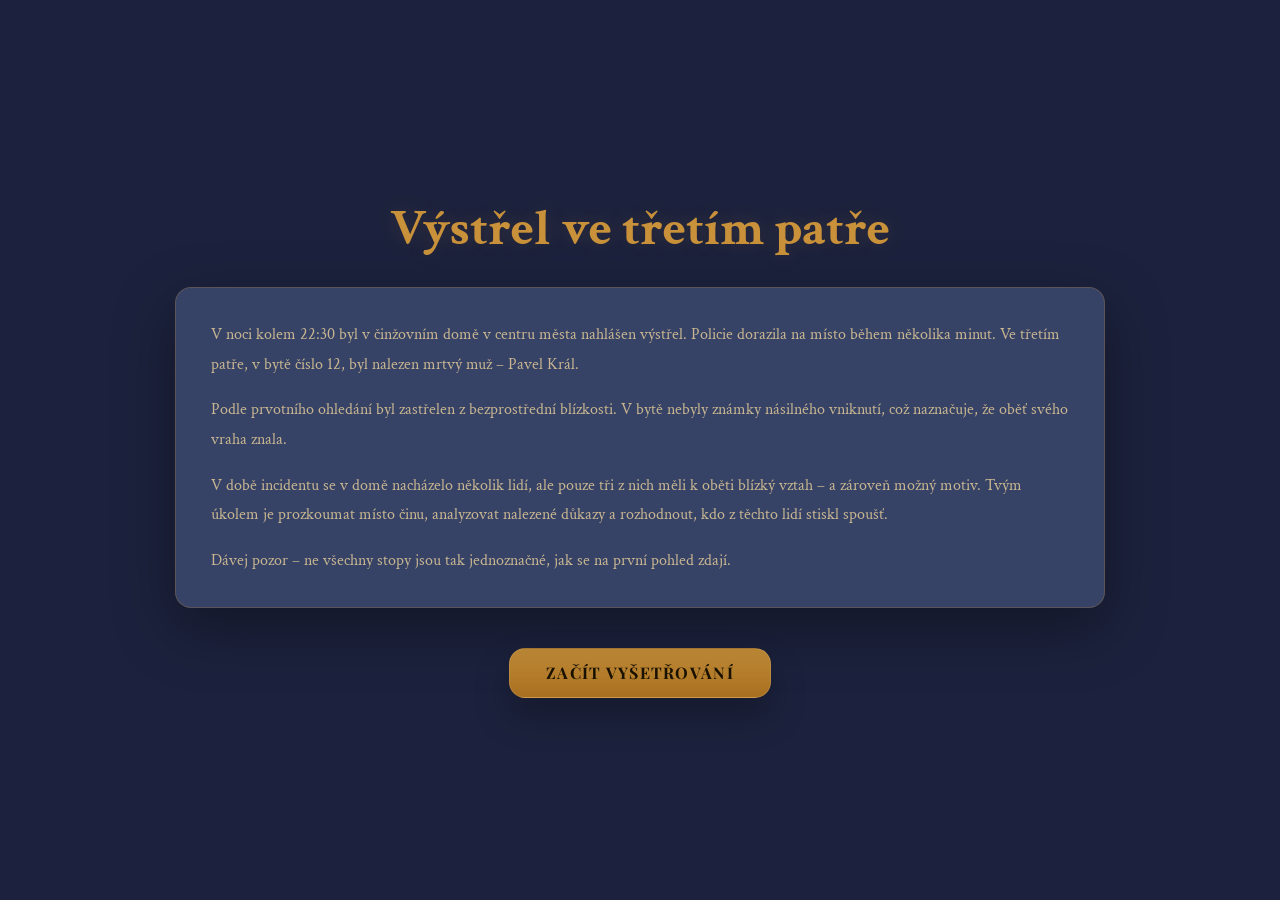
<file: index.html>
<!DOCTYPE html>
<html lang="cs">
<head>
  <meta charset="UTF-8" />
  <meta name="viewport" content="width=device-width, initial-scale=1.0" />
  <title>Výstřel ve třetím patře</title>
  <link href="https://fonts.googleapis.com/css2?family=Playfair+Display:ital,wght@0,400;0,700;1,400&family=Crimson+Text:ital,wght@0,400;0,600;1,400&display=swap" rel="stylesheet" />
  <link rel="stylesheet" href="style.css" />
</head>
<body class="page-intro">
  <main class="page">
    <h1>Výstřel ve třetím patře</h1>
    <section class="story-card">
      <p>V noci kolem 22:30 byl v činžovním domě v centru města nahlášen výstřel. Policie dorazila na místo během
        několika minut. Ve třetím patře, v bytě číslo 12, byl nalezen mrtvý muž – Pavel Král.</p>
      <p>Podle prvotního ohledání byl zastřelen z bezprostřední blízkosti. V bytě nebyly známky násilného vniknutí, což
        naznačuje, že oběť svého vraha znala.</p>
      <p>V době incidentu se v domě nacházelo několik lidí, ale pouze tři z nich měli k oběti blízký vztah – a zároveň
        možný motiv. Tvým úkolem je prozkoumat místo činu, analyzovat nalezené důkazy a rozhodnout, kdo z těchto lidí
        stiskl spoušť.</p>
      <p>Dávej pozor – ne všechny stopy jsou tak jednoznačné, jak se na první pohled zdají.</p>
    </section>
    <div class="button-wrap">
      <a class="start-button" href="crime-scene.html">Začít vyšetřování</a>
    </div>
  </main>
  <script src="script.js"></script>
</body>
</html>
</file>
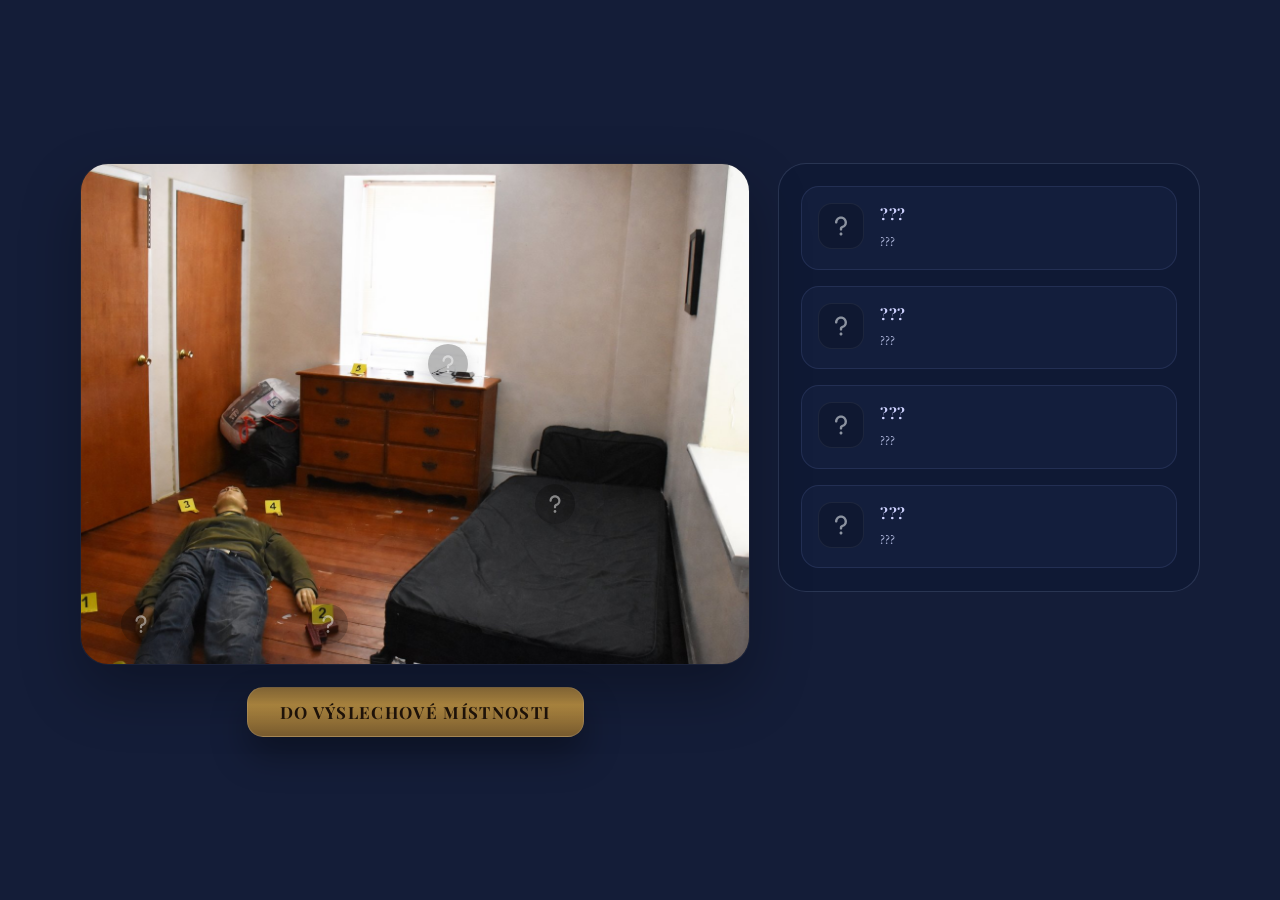
<file: crime-scene.html>
<!DOCTYPE html>
<html lang="cs">
<head>
  <meta charset="UTF-8" />
  <meta name="viewport" content="width=device-width, initial-scale=1.0" />
  <title>Místo činu</title>
  <link href="https://fonts.googleapis.com/css2?family=Playfair+Display:ital,wght@0,400;0,700;1,400&family=Crimson+Text:ital,wght@0,400;0,600;1,400&display=swap" rel="stylesheet" />
  <link rel="stylesheet" href="style.css" />
</head>
<body class="page-crime-scene">
  <main class="page">
    <section class="image-panel">
      <div class="crime-scene-wrap">
        <img src="images/crime-scene.png" alt="Místo činu" />
        <div class="scene-hotspots">
          <button class="scene-hotspot" data-target="key"    style="top: 88%; left: 6%;"  aria-label="Skrytý důkaz – klíč od bytu"></button>
          <button class="scene-hotspot" data-target="weapon" style="top: 88%; left: 34%;" aria-label="Skrytý důkaz – střelná zbraň"></button>
          <button class="scene-hotspot" data-target="mug"    style="top: 36%; left: 52%;" aria-label="Skrytý důkaz – hrnek s otisky"></button>
          <button class="scene-hotspot" data-target="letter" style="top: 64%; left: 68%;" aria-label="Skrytý důkaz – roztržený dopis"></button>
        </div>
      </div>
      <div class="action-row">
        <a class="btn-primary" href="interrogation.html">Do výslechové místnosti</a>
      </div>
    </section>

    <aside class="sidebar">
      <article class="evidence-card" data-item="weapon" data-title="Střelná zbraň"
        data-text="Samonabíjecí pistole ráže 9mm, je registrovaná na oběť.">
        <div class="card-icon" aria-hidden="true">
          <svg xmlns="http://www.w3.org/2000/svg" viewBox="0 0 640 640"><path d="M560 120C560 106.7 549.3 96 536 96C522.7 96 512 106.7 512 120L512 128L64 128C46.3 128 32 142.3 32 160L32 272C32 289.7 46.3 304 64 304L74 304C94.8 304 110.1 323.6 105 343.8L65 504.2C62.6 513.8 64.8 523.9 70.8 531.7C76.8 539.5 86.1 544 96 544L192 544C206.7 544 219.5 534 223 519.8L249 416L353.4 416C377.1 416 398.2 401.1 406.1 378.8L432.8 304L463.9 304C472.4 304 480.5 300.6 486.5 294.6L509.1 272L575.8 272C593.5 272 607.8 257.7 607.8 240L607.8 160C607.8 142.3 593.5 128 575.8 128L559.8 128L559.8 120zM353.4 368L260.9 368L276.9 304L381.9 304L360.9 362.7C359.8 365.9 356.7 368 353.4 368zM112 192L496 192C504.8 192 512 199.2 512 208C512 216.8 504.8 224 496 224L112 224C103.2 224 96 216.8 96 208C96 199.2 103.2 192 112 192z"/></svg>
        </div>
        <div class="card-body">
          <h3>???</h3>
          <p>???</p>
        </div>
      </article>

      <article class="evidence-card" data-item="letter" data-title="Roztržený dopis"
        data-text="Útržek dopisu, na kterém se píše: „jestli s tím nepřestaneš, zavolám policii".">
        <div class="card-icon" aria-hidden="true">
          <svg xmlns="http://www.w3.org/2000/svg" viewBox="0 0 640 640"><path d="M576 480C576 515.3 547.5 544 512.1 544L128 544C92.6 544 64 515.3 64 480L64 228C64.1 212.5 71.8 198 84.5 189.2L270 61.3C300.1 40.6 339.8 40.6 369.9 61.3L555.5 189.2C568.3 198 575.9 212.5 576 228L576 480zM128 496L512.1 496C520.9 496 528 488.9 528 480L528 288.3L373.2 405.7C341.8 429.6 298.3 429.6 266.8 405.7L112 288.3L112 480C112 488.9 119.2 496 128 496zM527.6 228.4L342.7 100.8C329 91.4 311 91.4 297.3 100.8L112.4 228.4L295.8 367.5C310.1 378.3 329.9 378.3 344.2 367.5L527.6 228.4z"/></svg>
        </div>
        <div class="card-body">
          <h3>???</h3>
          <p>???</p>
        </div>
      </article>

      <article class="evidence-card" data-item="key" data-title="Klíč od bytu"
        data-text="Mosazný klíč bez štítku, který nepasuje do zámku na dveřích bytu oběti.">
        <div class="card-icon" aria-hidden="true">
          <svg xmlns="http://www.w3.org/2000/svg" viewBox="0 0 640 640"><path d="M400 416C497.2 416 576 337.2 576 240C576 142.8 497.2 64 400 64C302.8 64 224 142.8 224 240C224 258.7 226.9 276.8 232.3 293.7L71 455C66.5 459.5 64 465.6 64 472L64 552C64 565.3 74.7 576 88 576L168 576C181.3 576 192 565.3 192 552L192 512L232 512C245.3 512 256 501.3 256 488L256 448L296 448C302.4 448 308.5 445.5 313 441L346.3 407.7C363.2 413.1 381.3 416 400 416zM440 160C462.1 160 480 177.9 480 200C480 222.1 462.1 240 440 240C417.9 240 400 222.1 400 200C400 177.9 417.9 160 440 160z"/></svg>
        </div>
        <div class="card-body">
          <h3>???</h3>
          <p>???</p>
        </div>
      </article>

      <article class="evidence-card" data-item="mug" data-title="Hrnek s otisky"
        data-text="Porcelánový šálek s trochou kávy. Na jeho okraji jsou viditelné otisky prstů.">
        <div class="card-icon" aria-hidden="true">
          <svg xmlns="http://www.w3.org/2000/svg" viewBox="0 0 640 640"><path d="M96 128C96 110.3 110.3 96 128 96L480 96C550.7 96 608 153.3 608 224C608 294.7 550.7 352 480 352C480 405 437 448 384 448L192 448C139 448 96 405 96 352L96 128zM544 224C544 188.7 515.3 160 480 160L480 288C515.3 288 544 259.3 544 224zM96 512L480 512C497.7 512 512 526.3 512 544C512 561.7 497.7 576 480 576L96 576C78.3 576 64 561.7 64 544C64 526.3 78.3 512 96 512z"/></svg>
        </div>
        <div class="card-body">
          <h3>???</h3>
          <p>???</p>
        </div>
      </article>
    </aside>
  </main>
  <script src="script.js"></script>
</body>
</html>
</file>
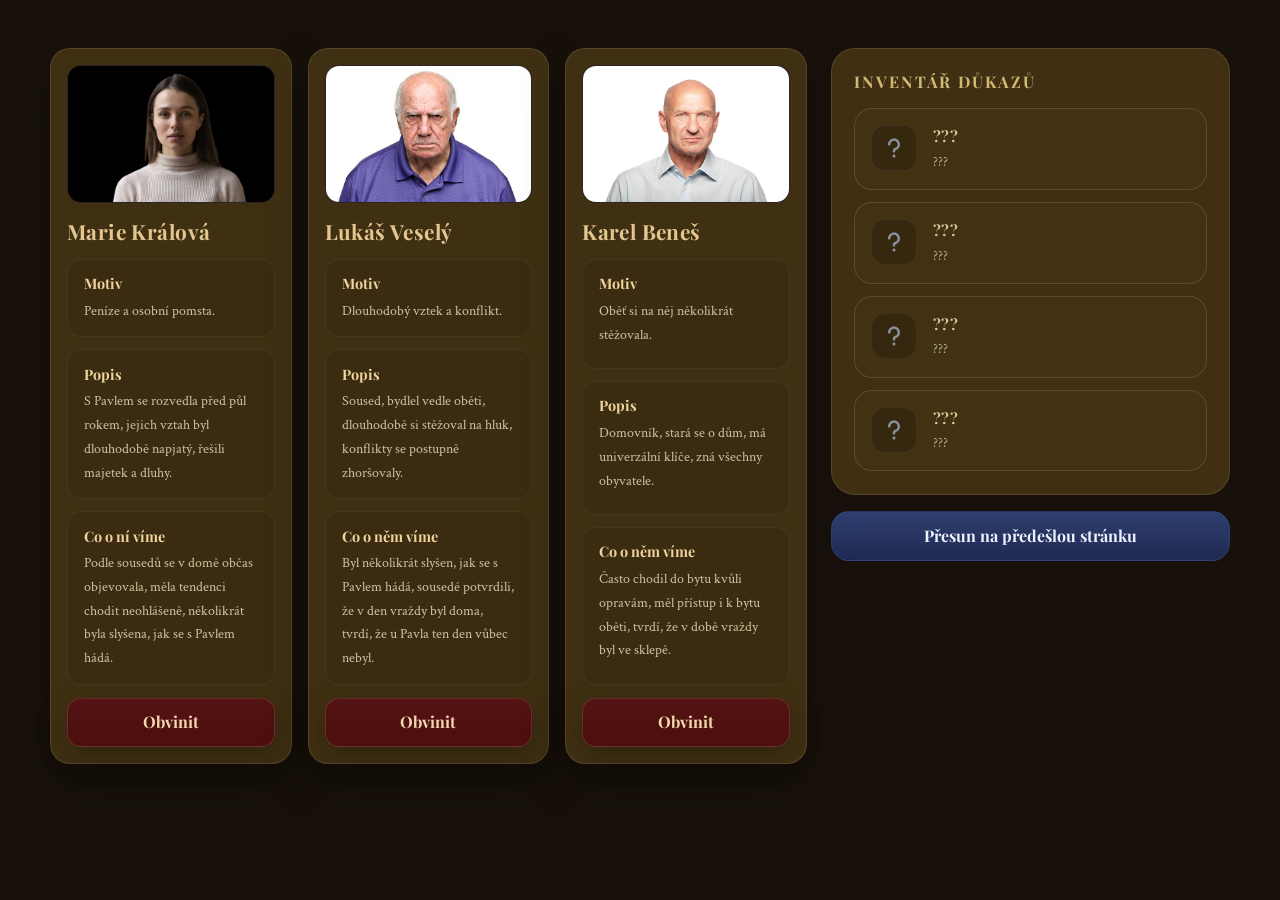
<file: interrogation.html>
<!DOCTYPE html>
<html lang="cs">
<head>
  <meta charset="UTF-8" />
  <meta name="viewport" content="width=device-width, initial-scale=1.0" />
  <title>Výslechová místnost</title>
  <link href="https://fonts.googleapis.com/css2?family=Playfair+Display:ital,wght@0,400;0,700;1,400&family=Crimson+Text:ital,wght@0,400;0,600;1,400&display=swap" rel="stylesheet" />
  <link rel="stylesheet" href="style.css" />
</head>
<body class="page-interrogation">

  <div class="dialog-overlay hidden" id="dialog-overlay">
    <div class="dialog-box">
      <h2>Obvinit podezřelého?</h2>
      <p>Opravdu chceš obvinit <strong id="dialog-suspect-name"></strong>? Toto rozhodnutí nelze vrátit zpět.</p>
      <div class="dialog-buttons">
        <button class="dialog-confirm" id="dialog-confirm">Ano, obvinit</button>
        <button class="dialog-cancel" id="dialog-cancel">Zrušit</button>
      </div>
    </div>
  </div>

  <main class="page">
    <section class="suspects-grid">

      <article class="suspect-card">
        <div class="suspect-image">
          <img src="images/suspect-1.png" alt="Marie Králová" />
        </div>
        <h2>Marie Králová</h2>
        <div class="suspect-info">
          <div class="suspect-section">
            <h3>Motiv</h3>
            <p>Peníze a osobní pomsta.</p>
          </div>
          <div class="suspect-section">
            <h3>Popis</h3>
            <p>S Pavlem se rozvedla před půl rokem, jejich vztah byl dlouhodobě napjatý, řešili majetek a dluhy.</p>
          </div>
          <div class="suspect-section">
            <h3>Co o ní víme</h3>
            <p>Podle sousedů se v domě občas objevovala, měla tendenci chodit neohlášeně, několikrát byla slyšena, jak se s Pavlem hádá.</p>
          </div>
        </div>
        <button class="btn-accuse" onclick="obvinit('marie', 'Marii Královou')">Obvinit</button>
      </article>

      <article class="suspect-card">
        <div class="suspect-image">
          <img src="images/suspect-2.jpg" alt="Lukáš Veselý" />
        </div>
        <h2>Lukáš Veselý</h2>
        <div class="suspect-info">
          <div class="suspect-section">
            <h3>Motiv</h3>
            <p>Dlouhodobý vztek a konflikt.</p>
          </div>
          <div class="suspect-section">
            <h3>Popis</h3>
            <p>Soused, bydlel vedle oběti, dlouhodobě si stěžoval na hluk, konflikty se postupně zhoršovaly.</p>
          </div>
          <div class="suspect-section">
            <h3>Co o něm víme</h3>
            <p>Byl několikrát slyšen, jak se s Pavlem hádá, sousedé potvrdili, že v den vraždy byl doma, tvrdí, že u Pavla ten den vůbec nebyl.</p>
          </div>
        </div>
        <button class="btn-accuse" onclick="obvinit('lukas', 'Lukáše Veselého')">Obvinit</button>
      </article>

      <article class="suspect-card">
        <div class="suspect-image">
          <img src="images/suspect-3.jpg" alt="Karel Beneš" />
        </div>
        <h2>Karel Beneš</h2>
        <div class="suspect-info">
          <div class="suspect-section">
            <h3>Motiv</h3>
            <p>Oběť si na něj několikrát stěžovala.</p>
          </div>
          <div class="suspect-section">
            <h3>Popis</h3>
            <p>Domovník, stará se o dům, má univerzální klíče, zná všechny obyvatele.</p>
          </div>
          <div class="suspect-section">
            <h3>Co o něm víme</h3>
            <p>Často chodil do bytu kvůli opravám, měl přístup i k bytu oběti, tvrdí, že v době vraždy byl ve sklepě.</p>
          </div>
        </div>
        <button class="btn-accuse" onclick="obvinit('karel', 'Karla Beneše')">Obvinit</button>
      </article>

    </section>

    <aside class="sidebar">
      <div class="sidebar-panel">
        <h3 class="sidebar-title">Inventář důkazů</h3>
        <div class="evidence-list">
          <article class="evidence-card" data-item="weapon" data-title="Střelná zbraň"
            data-text="Samonabíjecí pistole ráže 9mm, je registrovaná na oběť.">
            <div class="card-icon" aria-hidden="true">
              <svg xmlns="http://www.w3.org/2000/svg" viewBox="0 0 640 640"><path d="M560 120C560 106.7 549.3 96 536 96C522.7 96 512 106.7 512 120L512 128L64 128C46.3 128 32 142.3 32 160L32 272C32 289.7 46.3 304 64 304L74 304C94.8 304 110.1 323.6 105 343.8L65 504.2C62.6 513.8 64.8 523.9 70.8 531.7C76.8 539.5 86.1 544 96 544L192 544C206.7 544 219.5 534 223 519.8L249 416L353.4 416C377.1 416 398.2 401.1 406.1 378.8L432.8 304L463.9 304C472.4 304 480.5 300.6 486.5 294.6L509.1 272L575.8 272C593.5 272 607.8 257.7 607.8 240L607.8 160C607.8 142.3 593.5 128 575.8 128L559.8 128L559.8 120zM353.4 368L260.9 368L276.9 304L381.9 304L360.9 362.7C359.8 365.9 356.7 368 353.4 368zM112 192L496 192C504.8 192 512 199.2 512 208C512 216.8 504.8 224 496 224L112 224C103.2 224 96 216.8 96 208C96 199.2 103.2 192 112 192z"/></svg>
            </div>
            <div class="card-body">
              <h3>???</h3>
              <p>???</p>
            </div>
          </article>

          <article class="evidence-card" data-item="letter" data-title="Roztržený dopis"
            data-text="Útržek dopisu, na kterém se píše: „jestli s tím nepřestaneš, zavolám policii".">
            <div class="card-icon" aria-hidden="true">
              <svg xmlns="http://www.w3.org/2000/svg" viewBox="0 0 640 640"><path d="M576 480C576 515.3 547.5 544 512.1 544L128 544C92.6 544 64 515.3 64 480L64 228C64.1 212.5 71.8 198 84.5 189.2L270 61.3C300.1 40.6 339.8 40.6 369.9 61.3L555.5 189.2C568.3 198 575.9 212.5 576 228L576 480zM128 496L512.1 496C520.9 496 528 488.9 528 480L528 288.3L373.2 405.7C341.8 429.6 298.3 429.6 266.8 405.7L112 288.3L112 480C112 488.9 119.2 496 128 496zM527.6 228.4L342.7 100.8C329 91.4 311 91.4 297.3 100.8L112.4 228.4L295.8 367.5C310.1 378.3 329.9 378.3 344.2 367.5L527.6 228.4z"/></svg>
            </div>
            <div class="card-body">
              <h3>???</h3>
              <p>???</p>
            </div>
          </article>

          <article class="evidence-card" data-item="key" data-title="Klíč od bytu"
            data-text="Mosazný klíč bez štítku, který nepasuje do zámku na dveřích bytu oběti.">
            <div class="card-icon" aria-hidden="true">
              <svg xmlns="http://www.w3.org/2000/svg" viewBox="0 0 640 640"><path d="M400 416C497.2 416 576 337.2 576 240C576 142.8 497.2 64 400 64C302.8 64 224 142.8 224 240C224 258.7 226.9 276.8 232.3 293.7L71 455C66.5 459.5 64 465.6 64 472L64 552C64 565.3 74.7 576 88 576L168 576C181.3 576 192 565.3 192 552L192 512L232 512C245.3 512 256 501.3 256 488L256 448L296 448C302.4 448 308.5 445.5 313 441L346.3 407.7C363.2 413.1 381.3 416 400 416zM440 160C462.1 160 480 177.9 480 200C480 222.1 462.1 240 440 240C417.9 240 400 222.1 400 200C400 177.9 417.9 160 440 160z"/></svg>
            </div>
            <div class="card-body">
              <h3>???</h3>
              <p>???</p>
            </div>
          </article>

          <article class="evidence-card" data-item="mug" data-title="Hrnek s otisky"
            data-text="Porcelánový šálek s trochou kávy. Na jeho okraji jsou viditelné otisky prstů.">
            <div class="card-icon" aria-hidden="true">
              <svg xmlns="http://www.w3.org/2000/svg" viewBox="0 0 640 640"><path d="M96 128C96 110.3 110.3 96 128 96L480 96C550.7 96 608 153.3 608 224C608 294.7 550.7 352 480 352C480 405 437 448 384 448L192 448C139.3 448 96 405 96 352L96 128zM544 224C544 188.7 515.3 160 480 160L480 288C515.3 288 544 259.3 544 224zM96 512L480 512C497.7 512 512 526.3 512 544C512 561.7 497.7 576 480 576L96 576C78.3 576 64 561.7 64 544C64 526.3 78.3 512 96 512z"/></svg>
            </div>
            <div class="card-body">
              <h3>???</h3>
              <p>???</p>
            </div>
          </article>
        </div>
      </div>
      <a class="sidebar-btn" href="crime-scene.html">Přesun na předešlou stránku</a>
    </aside>
  </main>

  <script src="script.js"></script>
</body>
</html>
</file>
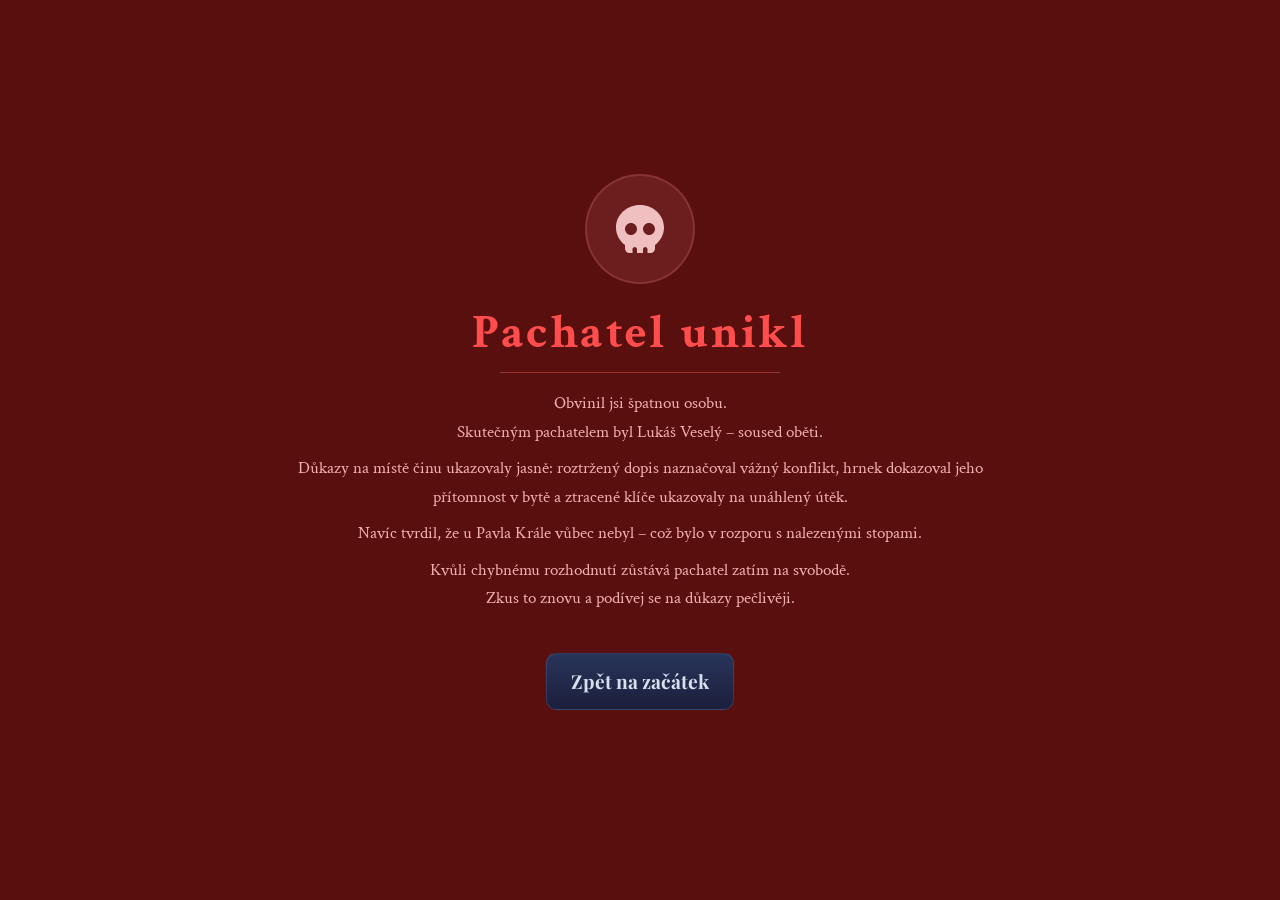
<file: lose.html>
<!DOCTYPE html>
<html lang="cs">
<head>
  <meta charset="UTF-8" />
  <meta name="viewport" content="width=device-width, initial-scale=1.0" />
  <title>Pachatel unikl</title>
  <link href="https://fonts.googleapis.com/css2?family=Playfair+Display:ital,wght@0,400;0,700;1,400&family=Crimson+Text:ital,wght@0,400;0,600;1,400&display=swap" rel="stylesheet" />
  <link rel="stylesheet" href="style.css" />
</head>
<body class="page-lose">
  <main class="page-wrapper">
    <div class="result-icon skull" aria-hidden="true">
      <svg xmlns="http://www.w3.org/2000/svg" viewBox="0 0 640 640"><path d="M480 491.4C538.5 447.4 576 379.8 576 304C576 171.5 461.4 64 320 64C178.6 64 64 171.5 64 304C64 379.8 101.5 447.4 160 491.4L160 528C160 554.5 181.5 576 208 576L240 576L240 536C240 522.7 250.7 512 264 512C277.3 512 288 522.7 288 536L288 576L352 576L352 536C352 522.7 362.7 512 376 512C389.3 512 400 522.7 400 536L400 576L432 576C458.5 576 480 554.5 480 528L480 491.4zM160 320C160 284.7 188.7 256 224 256C259.3 256 288 284.7 288 320C288 355.3 259.3 384 224 384C188.7 384 160 355.3 160 320zM416 256C451.3 256 480 284.7 480 320C480 355.3 451.3 384 416 384C380.7 384 352 355.3 352 320C352 284.7 380.7 256 416 256z"/></svg>
    </div>
    <h1>Pachatel unikl</h1>
    <hr class="divider" />
    <p class="description">
      Obvinil jsi špatnou osobu.<br>
      Skutečným pachatelem byl Lukáš Veselý – soused oběti.
    </p>
    <p class="description">
      Důkazy na místě činu ukazovaly jasně: roztržený dopis naznačoval vážný konflikt,
      hrnek dokazoval jeho přítomnost v bytě a ztracené klíče ukazovaly na unáhlený útěk.
    </p>
    <p class="description">
      Navíc tvrdil, že u Pavla Krále vůbec nebyl – což bylo v rozporu s nalezenými stopami.
    </p>
    <p class="description">
      Kvůli chybnému rozhodnutí zůstává pachatel zatím na svobodě.<br>
      Zkus to znovu a podívej se na důkazy pečlivěji.
    </p>
    <p><a class="btn-back" href="index.html">Zpět na začátek</a></p>
  </main>
  <script src="script.js"></script>
</body>
</html>
</file>
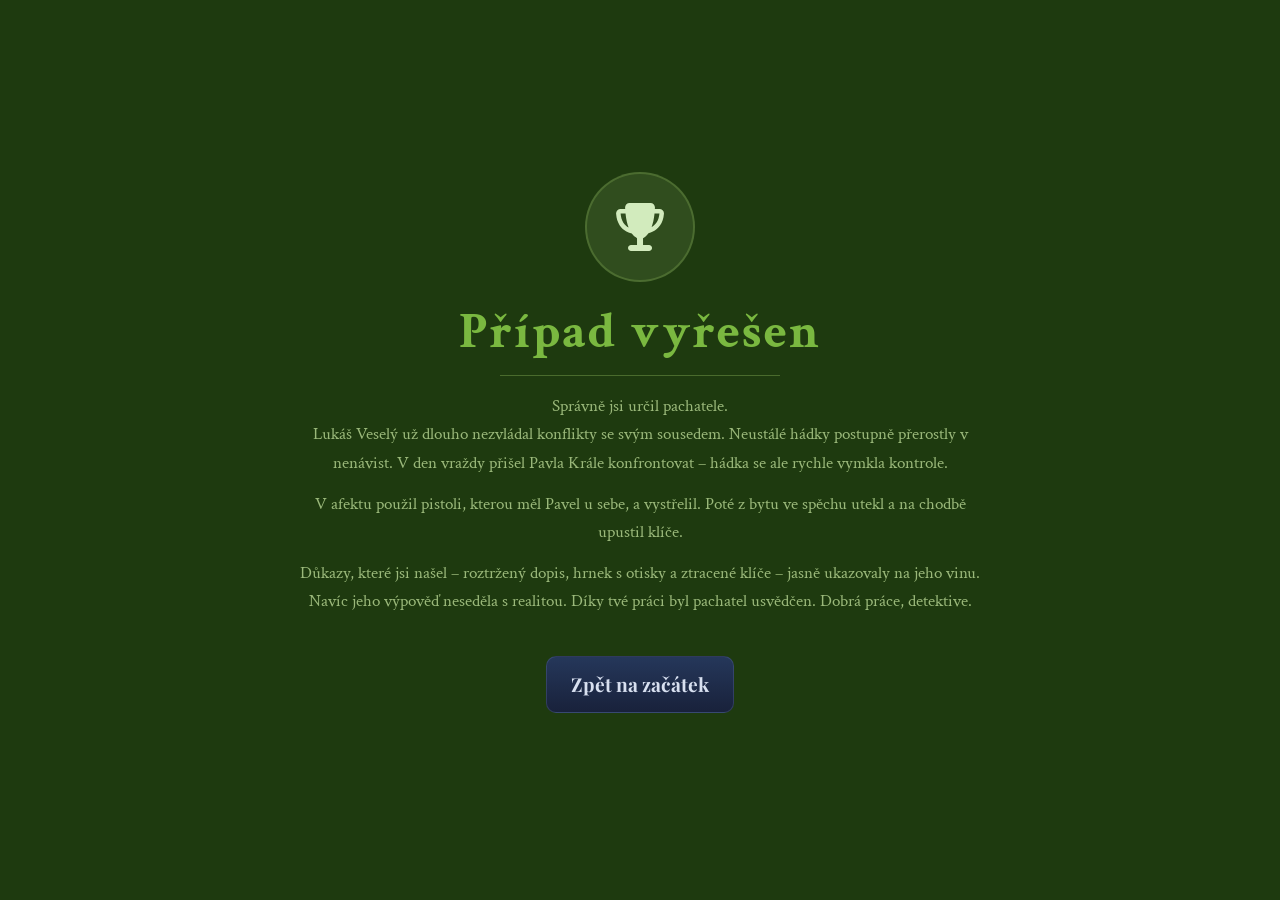
<file: win.html>
<!DOCTYPE html>
<html lang="cs">
<head>
  <meta charset="UTF-8" />
  <meta name="viewport" content="width=device-width, initial-scale=1.0" />
  <title>Případ vyřešen</title>
  <link href="https://fonts.googleapis.com/css2?family=Playfair+Display:ital,wght@0,400;0,700;1,400&family=Crimson+Text:ital,wght@0,400;0,600;1,400&display=swap" rel="stylesheet" />
  <link rel="stylesheet" href="style.css" />
</head>
<body class="page-win">
  <main class="page-wrapper">
    <div class="result-icon trophy" aria-hidden="true">
      <svg xmlns="http://www.w3.org/2000/svg" viewBox="0 0 640 640"><path d="M208.3 64L432.3 64C458.8 64 480.4 85.8 479.4 112.2C479.2 117.5 479 122.8 478.7 128L528.3 128C554.4 128 577.4 149.6 575.4 177.8C567.9 281.5 514.9 338.5 457.4 368.3C441.6 376.5 425.5 382.6 410.2 387.1C390 415.7 369 430.8 352.3 438.9L352.3 512L416.3 512C434 512 448.3 526.3 448.3 544C448.3 561.7 434 576 416.3 576L224.3 576C206.6 576 192.3 561.7 192.3 544C192.3 526.3 206.6 512 224.3 512L288.3 512L288.3 438.9C272.3 431.2 252.4 416.9 233 390.6C214.6 385.8 194.6 378.5 175.1 367.5C121 337.2 72.2 280.1 65.2 177.6C63.3 149.5 86.2 127.9 112.3 127.9L161.9 127.9C161.6 122.7 161.4 117.5 161.2 112.1C160.2 85.6 181.8 63.9 208.3 63.9zM165.5 176L113.1 176C119.3 260.7 158.2 303.1 198.3 325.6C183.9 288.3 172 239.6 165.5 176zM444 320.8C484.5 297 521.1 254.7 527.3 176L475 176C468.8 236.9 457.6 284.2 444 320.8z"/></svg>
    </div>
    <h1>Případ vyřešen</h1>
    <hr class="divider" />
    <section class="story">
      <p class="description">Správně jsi určil pachatele.<br>
        Lukáš Veselý už dlouho nezvládal konflikty se svým sousedem. Neustálé hádky postupně přerostly v nenávist.
        V den vraždy přišel Pavla Krále konfrontovat – hádka se ale rychle vymkla kontrole.</p>
      <p class="description">V afektu použil pistoli, kterou měl Pavel u sebe, a vystřelil. Poté z bytu ve spěchu utekl
        a na chodbě upustil klíče.</p>
      <p class="description">Důkazy, které jsi našel – roztržený dopis, hrnek s otisky a ztracené klíče – jasně
        ukazovaly na jeho vinu. Navíc jeho výpověď neseděla s realitou. Díky tvé práci byl pachatel usvědčen.
        Dobrá práce, detektive.</p>
      <p><a class="btn-back" href="index.html">Zpět na začátek</a></p>
    </section>
  </main>
  <script src="script.js"></script>
</body>
</html>
</file>
<file: style.css>
*, *::before, *::after {
  box-sizing: border-box;
}

html, body {
  margin: 0;
  min-height: 100%;
}

body {
  min-height: 100vh;
  font-family: 'Crimson Text', Georgia, serif;
}

img {
  max-width: 100%;
  display: block;
}

.btn-primary {
  display: inline-flex;
  align-items: center;
  justify-content: center;
  padding: 1rem 2rem;
  border-radius: 16px;
  background: linear-gradient(180deg, #9b783f 0%, #b88f44 35%, #7a5c2f 100%);
  color: #20140a;
  text-decoration: none;
  border: 1px solid rgba(255, 255, 255, 0.12);
  box-shadow: 0 18px 35px rgba(0, 0, 0, 0.35);
  font: 700 1.05rem/1 'Playfair Display', serif;
  letter-spacing: 0.08em;
  text-transform: uppercase;
  transition: transform 0.2s ease, box-shadow 0.2s ease, filter 0.2s ease;
}

.btn-primary:hover {
  transform: translateY(-2px);
  filter: brightness(1.03);
  box-shadow: 0 24px 48px rgba(0, 0, 0, 0.38);
}

.btn-back {
  display: inline-block;
  margin-top: 1.5rem;
  padding: 0.9rem 1.5rem;
  border-radius: 10px;
  border: 1px solid rgba(100, 115, 170, 0.3);
  background: linear-gradient(180deg, rgba(38, 55, 95, 0.95), rgba(25, 32, 62, 0.95));
  color: #d8e0f0;
  text-decoration: none;
  font: 700 1.2rem 'Playfair Display', serif;
  transition: opacity 0.2s ease;
}

.btn-back:hover {
  opacity: 0.85;
}

.evidence-card {
  display: grid;
  grid-template-columns: auto 1fr;
  gap: 1rem;
  align-items: start;
  padding: 1rem;
  border-radius: 18px;
  border: 1px solid rgba(108, 129, 186, 0.18);
  transition: border-color 0.35s ease, box-shadow 0.35s ease, background 0.35s ease;
}

.card-icon {
  width: 46px;
  height: 46px;
  border-radius: 14px;
  background: rgba(0, 0, 0, 0.18);
  border: 1px solid rgba(255, 255, 255, 0.06);
  display: grid;
  place-items: center;
  flex-shrink: 0;
  transition: background 0.35s ease, border-color 0.35s ease, color 0.35s ease;
}

.card-icon svg {
  width: 24px;
  height: 24px;
  fill: currentColor;
}

.card-body h3 {
  margin: 0 0 0.35rem;
  font-size: 0.96rem;
  font-weight: 700;
  font-family: 'Playfair Display', serif;
  letter-spacing: 0.02em;
}

.card-body p {
  margin: 0;
  font-size: 0.9rem;
  line-height: 1.6;
}


body.page-intro {
  background-color: rgb(28, 34, 61);
  color: #c8b691;
  display: flex;
  align-items: center;
  justify-content: center;
  padding: 2rem;
}

.page-intro .page {
  width: min(930px, 100%);
  text-align: center;
}

.page-intro h1 {
  margin: 0 0 2rem;
  font-size: clamp(2.5rem, 4vw, 4rem);
  line-height: 1.05;
  color: #c8913a;
  text-shadow: 0 0 20px rgba(200, 145, 58, 0.16);
}

.page-intro .story-card {
  background: rgba(57, 68, 106, 0.94);
  border: 1px solid rgba(200, 145, 58, 0.25);
  border-radius: 1rem;
  padding: 2rem 2.2rem;
  margin: 0 auto 2.5rem;
  box-shadow: 0 20px 60px rgba(0, 0, 0, 0.35);
  backdrop-filter: blur(12px);
}

.page-intro .story-card p {
  margin: 0;
  line-height: 1.85;
  font-size: 1rem;
  color: #c8b691;
  text-align: left;
}

.page-intro .story-card p + p {
  margin-top: 1rem;
}

.page-intro .button-wrap {
  display: flex;
  justify-content: center;
}

.page-intro .start-button {
  appearance: none;
  border: 1px solid rgba(255, 255, 255, 0.1);
  background: linear-gradient(180deg, #c8913a 0%, #a86f20 100%);
  color: #1a1200;
  padding: 1rem 2.25rem;
  border-radius: 1rem;
  font: 700 1rem/1 'Playfair Display', serif;
  text-transform: uppercase;
  letter-spacing: 0.08em;
  cursor: pointer;
  text-decoration: none;
  box-shadow: 0 18px 35px rgba(0, 0, 0, 0.25);
  transition: transform 0.2s ease, box-shadow 0.2s ease, filter 0.2s ease;
}

.page-intro .start-button:hover {
  transform: translateY(-1px);
  box-shadow: 0 24px 45px rgba(0, 0, 0, 0.30);
  filter: brightness(1.03);
}

@media (max-width: 620px) {
  .page-intro .story-card {
    padding: 1.6rem 1.4rem;
  }

  .page-intro .start-button {
    width: 100%;
    max-width: 360px;
  }
}


body.page-crime-scene {
  color: #c8b691;
  background: #141d38;
  display: flex;
  align-items: center;
  justify-content: center;
  padding: 1.5rem;
  min-height: 100vh;
}

.page-crime-scene .page {
  width: min(1120px, 100%);
  display: grid;
  grid-template-columns: 1.35fr 0.85fr;
  gap: 1.75rem;
  align-items: start;
}

.page-crime-scene .image-panel {
  display: flex;
  flex-direction: column;
  gap: 1.35rem;
}

.crime-scene-wrap {
  position: relative;
  width: 100%;
  aspect-ratio: 4 / 3;
  border-radius: 28px;
  overflow: hidden;
  border: 1px solid rgba(255, 255, 255, 0.05);
  box-shadow: 0 26px 60px rgba(0, 0, 0, 0.30);
  background: #0f162d;
}

.crime-scene-wrap img {
  width: 100%;
  height: 100%;
  object-fit: cover;
}

.scene-hotspots {
  position: absolute;
  inset: 0;
  pointer-events: none;
}

.scene-hotspot {
  position: absolute;
  width: 40px;
  height: 40px;
  border: none;
  background: rgba(0, 0, 0, 0.28);
  border-radius: 999px;
  display: grid;
  place-items: center;
  color: rgba(255, 255, 255, 0.95);
  cursor: pointer;
  pointer-events: auto;
  box-shadow: 0 10px 20px rgba(0, 0, 0, 0.18);
  transition: transform 0.2s ease, box-shadow 0.2s ease, background 0.2s ease;
}

.scene-hotspot:hover {
  transform: scale(1.05);
  background: rgba(0, 0, 0, 0.42);
  box-shadow: 0 0 0 2px rgba(255, 255, 255, 0.12);
}

.scene-hotspot svg {
  width: 22px;
  height: 22px;
  fill: currentColor;
  opacity: 0.5;
}

.scene-hotspot.collected {
  background: rgba(255, 255, 255, 0.32);
  color: rgba(0, 0, 0, 0.95);
  box-shadow: 0 0 0 4px rgba(255, 255, 255, 0.18);
}

.scene-hotspot.collected svg {
  opacity: 1;
}

.page-crime-scene .action-row {
  display: flex;
  justify-content: center;
}

.page-crime-scene .sidebar {
  background: rgba(16, 25, 53, 0.96);
  border: 1px solid rgba(159, 175, 220, 0.18);
  border-radius: 28px;
  padding: 1.4rem;
  display: grid;
  gap: 1rem;
}

.page-crime-scene .evidence-card {
  background: rgba(20, 31, 61, 0.96);
  color: #a9b1d6;
}

.page-crime-scene .evidence-card .card-icon {
  color: #8c93a0;
}

.page-crime-scene .card-body h3 {
  color: #ced2ff;
}

.page-crime-scene .card-body p {
  color: #a9b1d6;
}

.page-crime-scene .evidence-card.collected {
  border-color: #f4d18b;
  background: rgba(36, 44, 75, 0.98);
  box-shadow: inset 0 0 0 1px rgba(244, 209, 139, 0.35), 0 22px 60px rgba(244, 209, 139, 0.10);
  animation: glow-pulse 1.6s ease-in-out infinite alternate;
}

.page-crime-scene .evidence-card.collected .card-icon {
  background: linear-gradient(180deg, #f7d47b 0%, #d29924 100%);
  border-color: rgba(255, 255, 255, 0.15);
  color: #2f1c02;
}

.page-crime-scene .evidence-card.collected .card-body h3,
.page-crime-scene .evidence-card.collected .card-body p {
  color: #fff;
}

@keyframes glow-pulse {
  from {
    box-shadow: inset 0 0 0 1px rgba(244, 209, 139, 0.25), 0 20px 50px rgba(244, 209, 139, 0.08);
  }
  to {
    box-shadow: inset 0 0 0 1px rgba(244, 209, 139, 0.45), 0 26px 65px rgba(244, 209, 139, 0.15);
  }
}

@media (max-width: 900px) {
  .page-crime-scene .page {
    grid-template-columns: 1fr;
  }

  .page-crime-scene .action-row {
    justify-content: stretch;
  }

  .page-crime-scene .action-row .btn-primary {
    width: 100%;
  }
}


body.page-interrogation {
  color: #d6cba1;
  background: #18110b;
  display: flex;
  align-items: flex-start;
  justify-content: center;
  padding: 1.5rem;
  min-height: 100vh;
}

.page-interrogation .page {
  width: min(1180px, 100%);
  display: grid;
  grid-template-columns: 1.8fr 0.95fr;
  gap: 1.5rem;
  align-items: start;
  padding: 1.5rem 0;
}

.suspects-grid {
  display: grid;
  grid-template-columns: repeat(3, minmax(0, 1fr));
  gap: 1rem;
  align-items: stretch;
}

.suspect-card {
  display: grid;
  grid-template-rows: auto auto 1fr auto;
  gap: 0.85rem;
  padding: 1rem;
  border-radius: 20px;
  background: rgba(67, 50, 21, 0.94);
  border: 1px solid rgba(255, 230, 170, 0.12);
  box-shadow: 0 20px 45px rgba(0, 0, 0, 0.30);
}

.suspect-card h2 {
  margin: 0;
  font-family: 'Playfair Display', serif;
  font-size: 1.3rem;
  color: #e3c690;
  letter-spacing: 0.02em;
}

.suspect-image {
  width: 100%;
  aspect-ratio: 3 / 2;
  border-radius: 14px;
  overflow: hidden;
  border: 1px solid rgba(255, 255, 255, 0.08);
  background: #1b1210;
}

.suspect-image img {
  width: 100%;
  height: 100%;
  object-fit: cover;
}

.suspect-info {
  display: grid;
  gap: 0.75rem;
}

.suspect-section {
  background: rgba(0, 0, 0, 0.08);
  border: 1px solid rgba(255, 255, 255, 0.05);
  border-radius: 14px;
  padding: 0.85rem 1rem;
}

.suspect-section h3 {
  margin: 0 0 0.35rem;
  font-family: 'Playfair Display', serif;
  font-size: 0.9rem;
  color: #f0d49d;
}

.suspect-section p {
  margin: 0;
  line-height: 1.65;
  color: #cfc1a1;
  font-size: 0.9rem;
}

.btn-accuse {
  width: 100%;
  padding: 0.95rem 1rem;
  border-radius: 14px;
  border: 1px solid rgba(255, 255, 255, 0.12);
  background: linear-gradient(180deg, rgba(84, 18, 18, 0.95) 0%, rgba(77, 13, 13, 0.94) 100%);
  color: #f3d8b0;
  font: 700 1rem/1 'Playfair Display', serif;
  cursor: pointer;
  transition: transform 0.2s ease, box-shadow 0.2s ease;
  box-shadow: 0 10px 30px rgba(0, 0, 0, 0.25);
}

.btn-accuse:hover {
  transform: translateY(-1px);
  box-shadow: 0 14px 32px rgba(0, 0, 0, 0.28);
}

.page-interrogation .sidebar {
  display: grid;
  gap: 1rem;
  position: sticky;
  top: 1.5rem;
}

.sidebar-panel {
  padding: 1.4rem;
  border-radius: 24px;
  background: rgba(67, 50, 21, 0.95);
  border: 1px solid rgba(255, 230, 170, 0.12);
}

.sidebar-title {
  margin: 0 0 1rem;
  font-family: 'Playfair Display', serif;
  font-size: 1rem;
  letter-spacing: 0.12em;
  text-transform: uppercase;
  color: #d0b875;
}

.page-interrogation .evidence-list {
  display: grid;
  gap: 0.75rem;
}

.page-interrogation .evidence-card {
  background: rgba(67, 50, 21, 0.90);
  border-color: rgba(255, 230, 170, 0.14);
  color: #b5b1a0;
}

.page-interrogation .evidence-card .card-icon {
  color: #8c93a0;
}

.page-interrogation .card-body h3 {
  color: #d8c695;
}

.page-interrogation .card-body p {
  color: #b5b1a0;
  font-size: 0.88rem;
  line-height: 1.5;
}

.page-interrogation .evidence-card.collected {
  border-color: #f4d18b;
  background: rgba(80, 60, 30, 0.98);
  box-shadow: inset 0 0 0 1px rgba(244, 209, 139, 0.25);
}

.page-interrogation .evidence-card.collected .card-icon {
  background: linear-gradient(180deg, #f7d47b 0%, #d29924 100%);
  border-color: rgba(255, 255, 255, 0.15);
  color: #2f1c02;
}

.page-interrogation .evidence-card.collected .card-body h3,
.page-interrogation .evidence-card.collected .card-body p {
  color: #fff;
}

.sidebar-btn {
  display: inline-flex;
  width: 100%;
  justify-content: center;
  padding: 1rem 1.1rem;
  border-radius: 18px;
  border: 1px solid rgba(56, 79, 144, 0.35);
  background: linear-gradient(180deg, rgba(49, 65, 116, 0.96) 0%, rgba(31, 43, 85, 0.96) 100%);
  color: #eef1ff;
  text-decoration: none;
  font: 700 1rem/1 'Playfair Display', serif;
  text-align: center;
  transition: background 0.2s ease, transform 0.2s ease;
}

.sidebar-btn:hover {
  background: linear-gradient(180deg, rgba(61, 84, 148, 0.96) 0%, rgba(43, 60, 110, 0.96) 100%);
  transform: translateY(-1px);
}

.dialog-overlay {
  position: fixed;
  inset: 0;
  background: rgba(0, 0, 0, 0.6);
  display: grid;
  place-items: center;
  z-index: 100;
  backdrop-filter: blur(4px);
}

.dialog-overlay.hidden {
  display: none;
}

.dialog-box {
  background: rgba(67, 50, 21, 0.98);
  border: 1px solid rgba(255, 230, 170, 0.25);
  border-radius: 24px;
  padding: 2rem;
  max-width: 420px;
  width: 90%;
  text-align: center;
  box-shadow: 0 30px 70px rgba(0, 0, 0, 0.5);
}

.dialog-box h2 {
  margin: 0 0 0.6rem;
  font-family: 'Playfair Display', serif;
  color: #e3c690;
  font-size: 1.4rem;
}

.dialog-box p {
  margin: 0 0 1.5rem;
  color: #cfc1a1;
  font-size: 1rem;
  line-height: 1.6;
}

.dialog-buttons {
  display: flex;
  gap: 0.75rem;
  justify-content: center;
}

.dialog-confirm {
  padding: 0.8rem 1.5rem;
  border-radius: 12px;
  border: 1px solid rgba(255, 255, 255, 0.12);
  background: linear-gradient(180deg, rgba(84, 18, 18, 0.95) 0%, rgba(77, 13, 13, 0.94) 100%);
  color: #f3d8b0;
  font: 700 1rem/1 'Playfair Display', serif;
  cursor: pointer;
  transition: transform 0.2s ease;
}

.dialog-confirm:hover {
  transform: translateY(-1px);
}

.dialog-cancel {
  padding: 0.8rem 1.5rem;
  border-radius: 12px;
  border: 1px solid rgba(255, 255, 255, 0.1);
  background: rgba(255, 255, 255, 0.06);
  color: #d6cba1;
  font: 700 1rem/1 'Playfair Display', serif;
  cursor: pointer;
  transition: transform 0.2s ease;
}

.dialog-cancel:hover {
  transform: translateY(-1px);
}

@media (max-width: 1024px) {
  .page-interrogation .page {
    grid-template-columns: 1fr;
    padding: 1rem 0;
  }

  .page-interrogation .sidebar {
    position: static;
    order: -1;
  }
}

@media (max-width: 700px) {
  .suspects-grid {
    grid-template-columns: 1fr;
  }
}


body.page-win {
  background: #1e3a0f;
  color: #a8c87a;
  display: grid;
  place-items: center;
  padding: 1.5rem;
  min-height: 100vh;
}

.page-win .page-wrapper {
  width: min(900px, 96vw);
  padding: 1rem;
  text-align: center;
}

.result-icon {
  width: 110px;
  height: 110px;
  border-radius: 999px;
  margin: 0 auto 1.05rem;
  display: grid;
  place-items: center;
}

.result-icon.trophy {
  background: rgba(60, 90, 40, 0.6);
  border: 2px solid rgba(140, 180, 90, 0.3);
}

.result-icon.skull {
  background: rgba(120, 40, 40, 0.6);
  border: 2px solid rgba(200, 100, 100, 0.3);
}

.result-icon svg {
  width: 60px;
  height: 60px;
}

.page-win .result-icon svg {
  filter: brightness(0) saturate(100%) invert(85%) sepia(20%) saturate(300%) hue-rotate(50deg) brightness(100%);
}

.page-win h1 {
  margin: 0 0 0.6rem;
  font-size: clamp(2.0rem, 4vw, 3.2rem);
  letter-spacing: 0.04em;
  color: #7ab840;
}

.page-win .divider {
  width: 280px;
  margin: 0.25rem auto 1rem;
  height: 1px;
  background: rgba(140, 180, 90, 0.4);
  border: none;
}

.story {
  max-width: 760px;
  margin: 0 auto 0.8rem;
  padding: 0 1rem;
}

.story p {
  text-align: center;
}

.description {
  margin: 0 0 0.75rem;
  font-size: 1.05rem;
  line-height: 1.7;
  max-width: 77ch;
  margin-inline: auto;
}

.page-win .description {
  color: #9ab87a;
}


body.page-lose {
  background: #5a0f0f;
  color: #e0a8a8;
  display: grid;
  place-items: center;
  padding: 1.5rem;
  min-height: 100vh;
}

.page-lose .page-wrapper {
  width: min(900px, 96vw);
  text-align: center;
}

.page-lose .result-icon svg {
  fill: #f0c0c0;
}

.page-lose h1 {
  margin: 0;
  font-size: clamp(2rem, 4vw, 3rem);
  color: #ff4d4d;
  letter-spacing: 0.05em;
}

.page-lose .divider {
  width: 280px;
  margin: 0.5rem auto 1rem;
  height: 1px;
  background: rgba(255, 100, 100, 0.4);
  border: none;
}

.page-lose .description {
  color: #f0b0b0;
  margin: 0.5rem auto;
  text-align: center;
}
</file>
